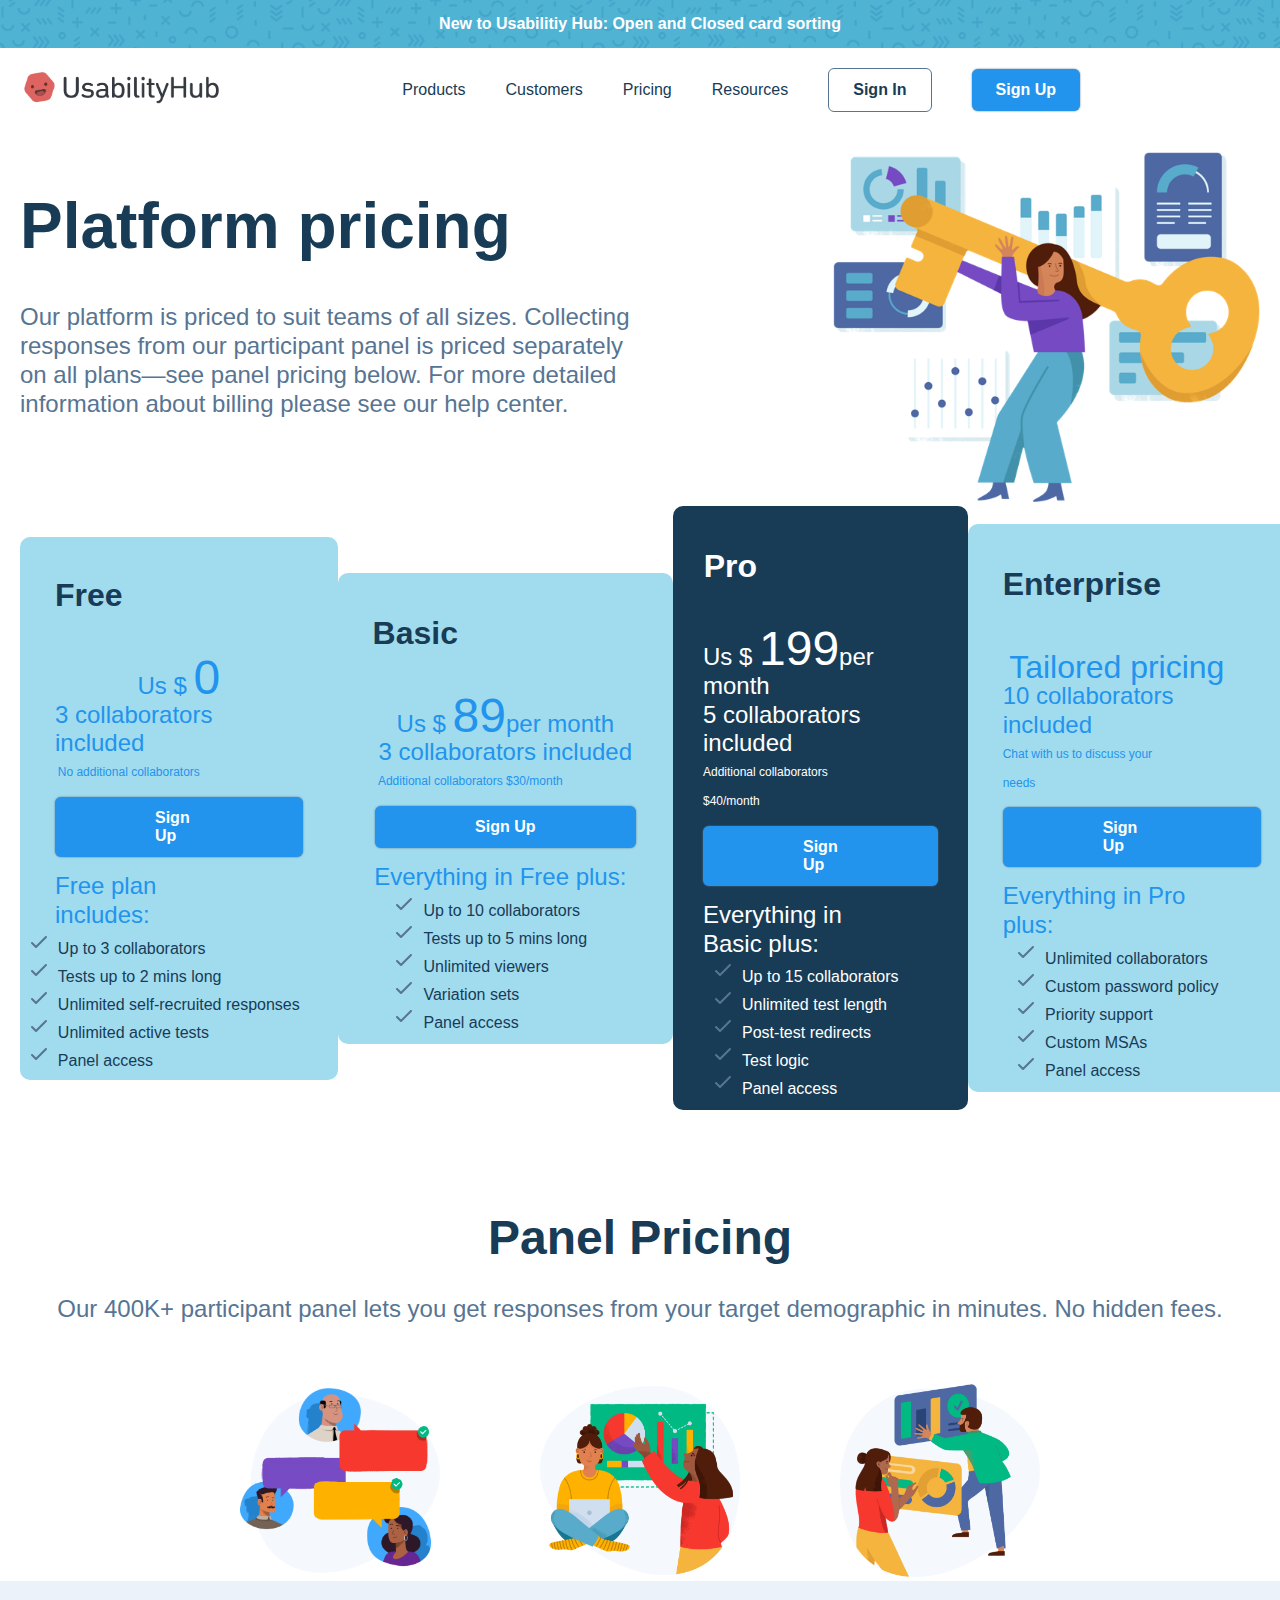
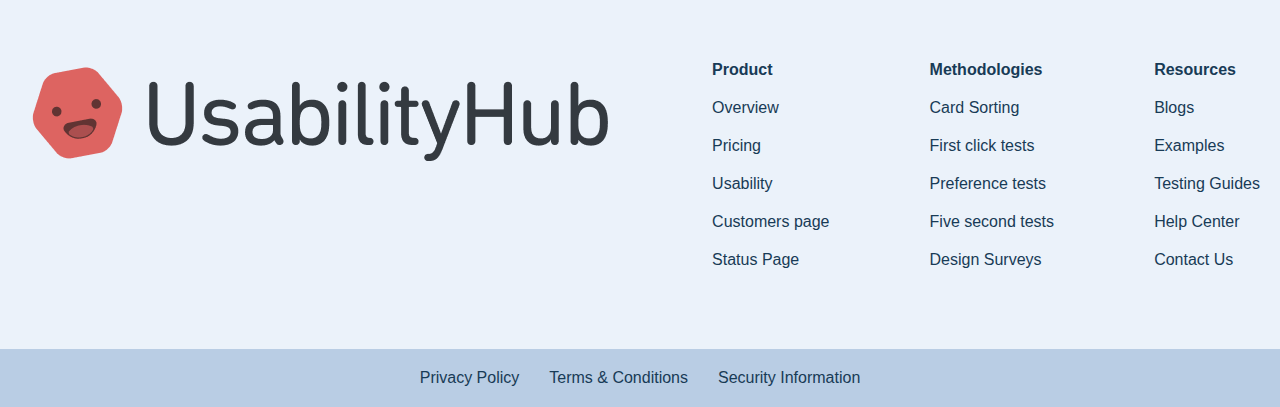
<file: hyperlinks/hyperlink3.html>
<!DOCTYPE html>
<html lang="en">
<head>
    <meta charset="UTF-8">
    <meta http-equiv="X-UA-Compatible" content="IE=edge">
    <meta name="viewport" content="width=device-width, initial-scale=1.0">
    <title>Pricing Plan</title>
    <link rel="stylesheet" href="hyperlink3.css">
</head>
<body>
    <div class="top-banner">
        <div class="container">
            <div class="small-bold-text banner-text">New to Usabilitiy Hub: Open and Closed card sorting
            </div> </div> </div>
            <nav>
                <div class="container main-nav flex" style="padding-right: 200px;">
                    <a href="#" class="company-logo">
                        <img src="asset1\asset 0.png" alt="company-logo">
                    </a>
                    <div class="nav-links">
                        <ul class="flex">
                            <li><a href="hyperlink1.html" class="hover-links">Products</a></li>
                            <li><a href="hyperlink2.html" class="hover-links">Customers</a></li>
                            <li><a href="hyperlink3.html" class="hover-links">Pricing</a></li>
                            <li><a href="#" class="hover-links">Resources</a></li>
                            <li><a href="hyperlink5.html" class="hover-links secondary-button">Sign In</a></li>
                            <li><a href="hyperlink4.html" class="hover-links primary-button">Sign Up</a></li>
                        </ul>
                    </div>
                </div>
            </nav>
            <header>
                <div class="container header-section flex">
                    <div class="header">
                    <h1 style="margin-bottom: 40px;">Platform pricing
                    </h1>
                    <p style="margin-bottom: 50px;">Our platform is priced to suit teams of all sizes. Collecting responses 
                        from our participant panel is priced separately on all plans—see panel pricing below.
                         For more detailed information about billing please see our help center.</p>
                    </div><div class="header-img">
                        <img src="asset3\asset 1.png" alt="">
                    </div>

                </div>
            </header>
            <section class=" container pricing-plan flex">
                <div class="free flex" style="flex-direction: column;padding: 10px 35px;">
                    <h2 style="padding-right: 180px;">Free</h2>
                    <p>Us $ <span style="font-size: 3rem;">0</span></p>
                    <p >3 collaborators included</p>
                   <p style="font-size:0.75em;padding-right: 100px;margin-bottom: 10px;"> No additional collaborators</p>
                   <a href="#" class="hover-links primary-button" style="padding-left: 100px;padding-right: 100px;margin-bottom: 15px;">Sign Up</a>
                   <p style="padding-right: 120px;">Free plan includes:</p>
                   <ul>
                       <li style="list-style: url('asset 2.svg');">Up to 3 collaborators</li>
                       <li style="list-style: url('asset 2.svg');">Tests up to 2 mins long</li>
                       <li style="list-style: url('asset 2.svg');">Unlimited self-recruited responses</li>
                       <li style="list-style: url('asset 2.svg');">Unlimited active tests</li>
                       <li style="list-style: url('asset 2.svg');">Panel access</li>
                   </ul>

                                </div>
                                
                                                <div class="free flex" style="flex-direction: column; padding: 12px 35px;">
                                                    <h2 style="padding-right: 180px;">Basic</h2>
                                                    <p>Us $ <span style="font-size: 3rem;">89</span>per month</p>
                                                    <p >3 collaborators included</p>
                                                   <p style="font-size:0.75em;padding-right: 70px;margin-bottom: 10px;">Additional collaborators $30/month</p>
                                                   <a href="#" class="hover-links primary-button" style="padding-left: 100px;padding-right: 100px;margin-bottom: 15px;">Sign Up</a>
                                                   <p style="padding-right: 10px;">Everything in Free plus:</p>
                                                   <ul>
                                                       <li style="list-style: url('asset 2.svg');">Up to 10 collaborators</li>
                                                       <li style="list-style: url('asset 2.svg');">Tests up to 5 mins long</li>
                                                       <li style="list-style: url('asset 2.svg');">Unlimited viewers</li>
                                                       <li style="list-style: url('asset 2.svg');">Variation sets</li>
                                                       <li style="list-style: url('asset 2.svg');">Panel access</li>
                                                   </ul>
                                
                                                                </div>
                                                                <div class="pro flex" style="flex-direction: column;padding: 12px 30px;">
                                                                    <h2 style="padding-right: 180px;">Pro</h2>
                                                                    <p>Us $ <span style="font-size: 3rem;">199</span>per month</p>
                                                                    <p >5 collaborators included</p>
                                                                   <p style="font-size:0.75em;padding-right: 50px;margin-bottom: 10px;"> Additional collaborators $40/month</p>
                                                                   <a href="#" class="hover-links primary-button" style="padding-left: 100px;padding-right: 100px;margin-bottom: 15px;">Sign Up</a>
                                                                   <p style="padding-right: 40px;">Everything in Basic plus:</p>
                                                                   <ul>
                                                                       <li style="list-style: url('asset 2.svg');">Up to 15 collaborators</li>
                                                                       <li style="list-style: url('asset 2.svg');">Unlimited test length</li>
                                                                       <li style="list-style: url('asset 2.svg');">Post-test redirects</li>
                                                                       <li style="list-style: url('asset 2.svg');">Test logic</li>
                                                                       <li style="list-style: url('asset 2.svg');">Panel access</li>
                                                                   </ul>
                                                
                                                                                </div>
                                                                <div class="free flex" style="flex-direction: column;padding: 12px 35px;">
                                                                    <h2 style="padding-right: 100px;">Enterprise</h2>
                                                                    <p style="font-size: 2rem;padding-right: 30px;">Tailored pricing</p>
                                                                    <p >10 collaborators included</p>
                                                                   <p style="font-size:0.75em;padding-right: 100px;margin-bottom: 10px;">Chat with us to discuss your needs </p>
                                                                   <a href="#" class="hover-links primary-button" style="padding-left: 100px;padding-right: 100px;margin-bottom: 15px;">Sign Up</a>
                                                                   <p style="padding-right: 40px;">Everything in Pro plus:</p>
                                                                   <ul>
                                                                       <li style="list-style: url('asset 2.svg');">Unlimited collaborators</li>
                                                                       <li style="list-style: url('asset 2.svg');">Custom password policy</li>                                                                      
                                                                        <li style="list-style: url('asset 2.svg');">Priority support</li>
                                                                        <li style="list-style: url('asset 2.svg');">Custom MSAs</li>
                                                                       <li style="list-style: url('asset 2.svg');">Panel access</li>
                                                                   </ul>
                                                
                                                                                </div>
            </section>
            <section class="container flex" style="flex-direction: column;">
                <h2 style="font-size: 3rem; margin-top: 100px;text-align: center;">Panel Pricing</h2>
                <p style="margin-bottom: 60px;margin-top: 30px;">Our 400K+ participant panel lets you get responses from your target demographic in minutes. No hidden fees.</p>
                <div class="image flex" >
                    <div class="img-1" style="padding-left:50px;padding-right: 50px;">
                        <img src="asset3\asset 11.png" alt="">
                        
                    </div>
                    <div style="padding-left:50px;padding-right: 50px;">
                        <img src="asset3\asset 12.png" alt="">
                    </div>
                    <div class="img-1" style="padding-left:50px;padding-right: 50px;">
                        <img src="asset3\asset 13.png" alt="">
                    </div>
                </div>
            </section>
            <footer>
                <div class="container flex footer-container">
                    <a href="#" class="company-logo">
                        <img src="asset1\asset 0.png" alt="company logo">
                    </a>
                    <div class="link-column flex">
                        <h4>Product</h4>
                        <a href="#" class="hover-links">Overview</a>
                        <a href="#" class="hover-links">Pricing</a>
                        <a href="#" class="hover-links">Usability</a>
                        <a href="#" class="hover-links">Customers page</a>
                        <a href="#" class="hover-links">Status Page</a>
                    </div>
                    <div class="link-column flex">
                        <h4>Methodologies</h4>
                        <a href="#" class="hover-links">Card Sorting</a>
                        <a href="#" class="hover-links">First click tests</a>
                        <a href="#" class="hover-links">Preference tests</a>
                        <a href="#" class="hover-links">Five second tests</a>
                        <a href="#" class="hover-links">Design Surveys</a>
                    </div>
                    <div class="link-column flex">
                        <h4>Resources</h4>
                        <a href="#" class="hover-links">Blogs</a>
                        <a href="#" class="hover-links">Examples</a>
                        <a href="#" class="hover-links">Testing Guides</a>
                        <a href="#" class="hover-links">Help Center</a>
                        <a href="#" class="hover-links">Contact Us</a>
                    </div>
                </div>
            </footer>
            <div class="subfooter">
                <div class="container flex subfooter-container">
                    <a href="#" class="hover-links">Privacy Policy</a>
                    <a href="#" class="hover-links">Terms & Conditions</a>
                    <a href="#" class="hover-links">Security Information</a>
                </div>
            </div>
</body>
</html>
</file>
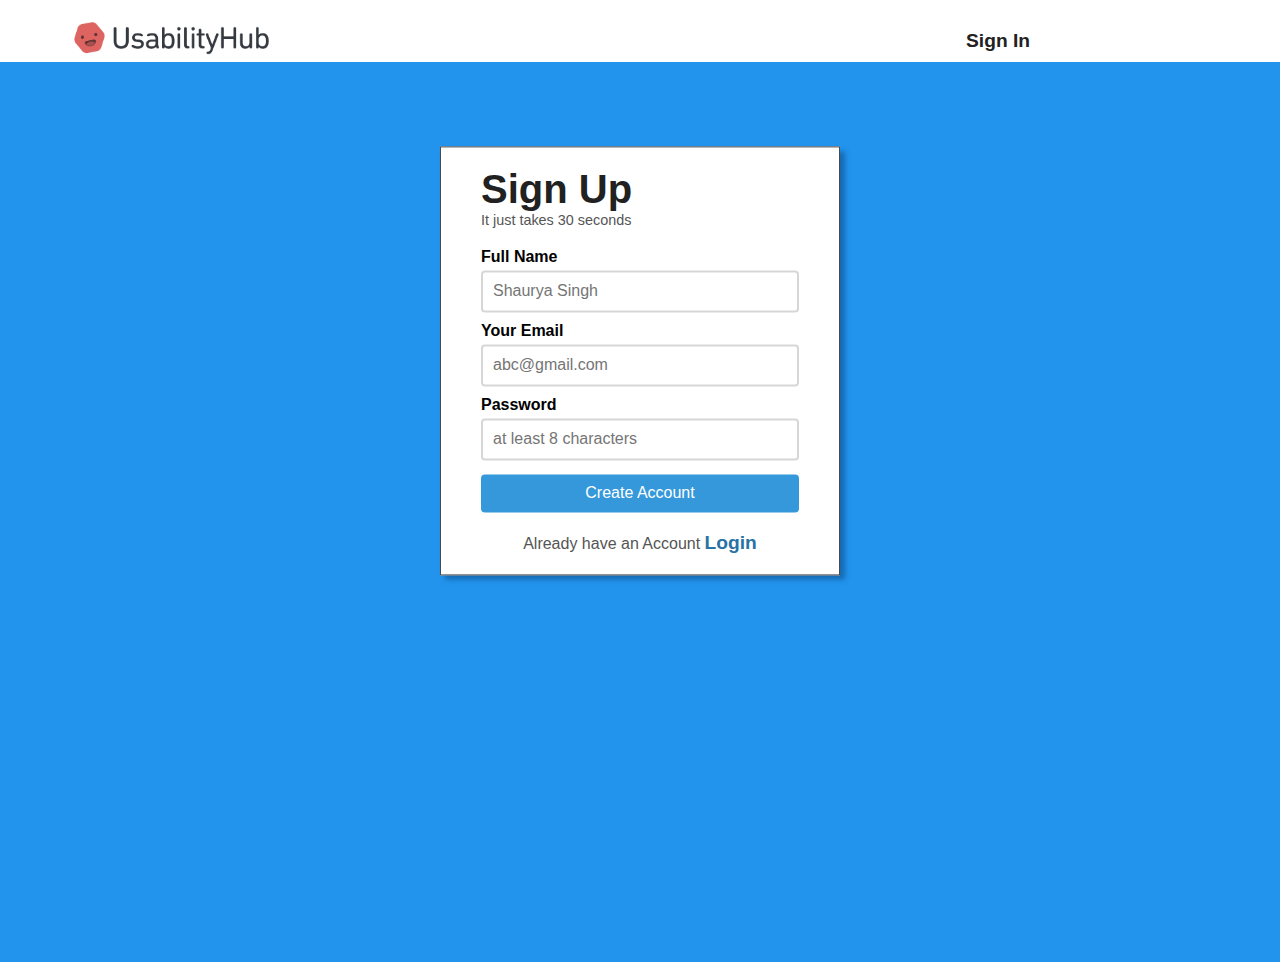
<file: hyperlinks/hyperlink4.html>
<!DOCTYPE html>
<html lang="en">
<head>
    <meta charset="UTF-8">
    <meta http-equiv="X-UA-Compatible" content="IE=edge">
    <meta name="viewport" content="width=device-width, initial-scale=1.0">
    <title>Sign Up</title>
    <link rel="stylesheet" href="hyperlink4.css">
</head>
<body>
    <nav>
        <div class="container main-nav flex" style="padding-right: 200px;">
            <a href="#" class="company-logo">
                <img src="asset1\asset 0.png" alt="company-logo">
            </a>
            <div class="nav-links">
                <ul class="flex">
                    
                    <li><a href="hyperlink5.html" class="hover-links secondary-button">Sign In</a></li>
                    
                </ul>
            </div>
        </div>
    </nav>
            
    <div class="outer-box flex">
        <div class="inner-box">
            <header class="signup-header">
                <h1>Sign Up</h1>
                <p>It just takes 30 seconds</p>
            </header>
            <main class="signup-body">
                <form action="#">
                    <p>
                        <label for="fullname">Full Name</label>
                        <input type="text" id="fullname" placeholder="Shaurya Singh" required>
                    </p>
                    <p>
                        <label for="email">Your Email</label>
                        <input type="email" id="email" placeholder="abc@gmail.com" required>
                    </p>
                    <p>
                        <label for="password">Password</label>
                        <input type="password" id="password" placeholder="at least 8 characters" required>
                    </p>
                    <p>
                        
                        <input type="submit" id="fullname" value="Create Account">
                    </p>
                </form>
            </main>
            <footer class="signup-footer">
                <p>Already have an Account <a href="hyperlink5.html">Login</a></p>
            </footer></div></div>
            
       
    
</body>
</html>
</file>
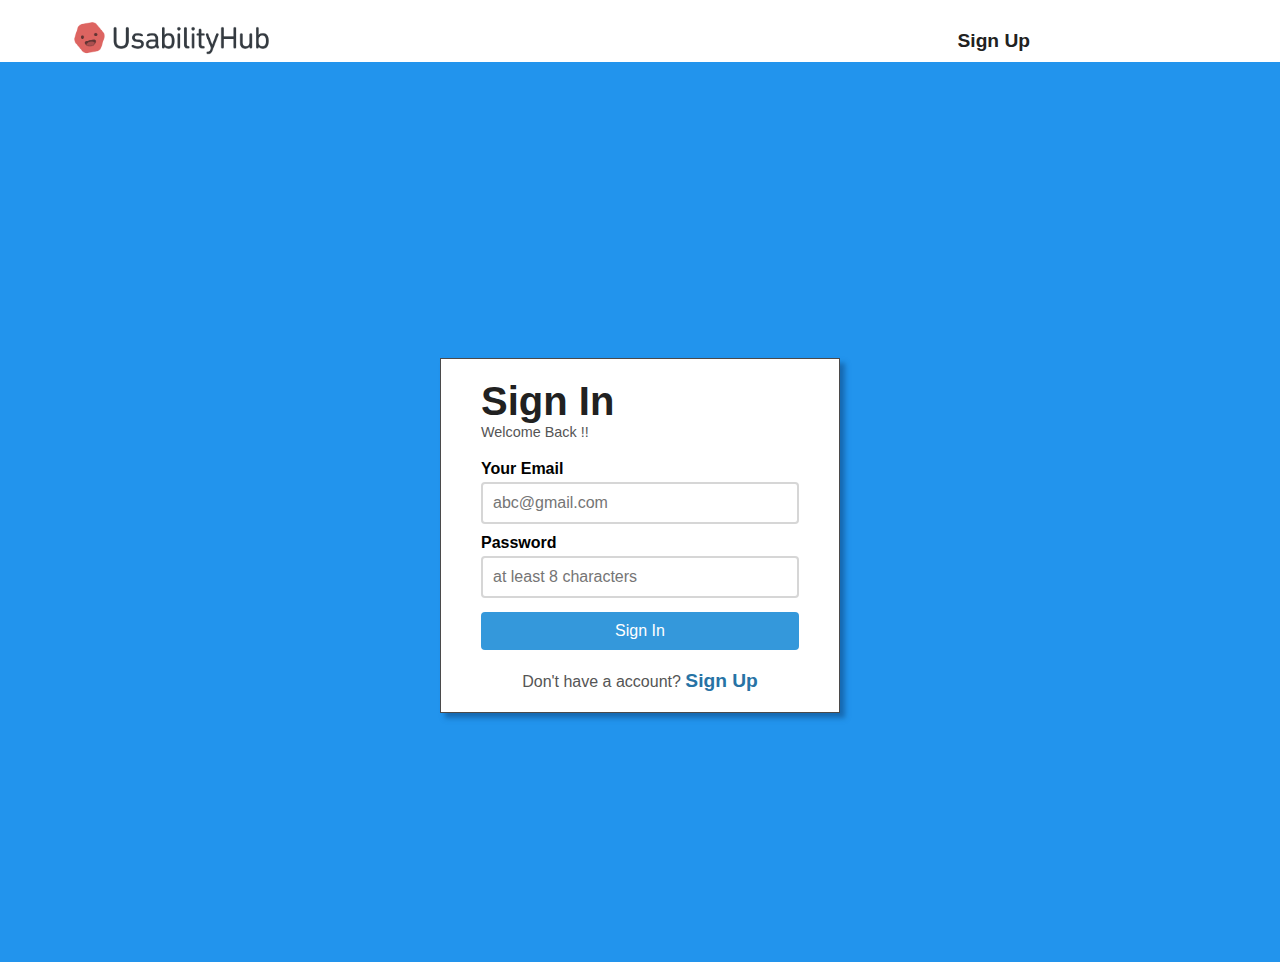
<file: hyperlinks/hyperlink5.html>
<!DOCTYPE html>
<html lang="en">
<head>
    <meta charset="UTF-8">
    <meta http-equiv="X-UA-Compatible" content="IE=edge">
    <meta name="viewport" content="width=device-width, initial-scale=1.0">
    <title>Sign In</title>
    <link rel="stylesheet" href="hyperlink5.css">
</head>
<body>
    <nav>
        <div class="container main-nav flex" style="padding-right: 200px;">
            <a href="#" class="company-logo">
                <img src="asset1\asset 0.png" alt="company-logo">
            </a>
            <div class="nav-links">
                <ul class="flex">
                    
                    <li><a href="hyperlink4.html" class="hover-links secondary-button">Sign Up</a></li>
                    
                </ul>
            </div>
        </div>
    </nav>
    <div class="outer-box flex">
        <div class="inner-box">
            <header class="signup-header">
                <h1>Sign In</h1>
                <p>Welcome Back !!</p>
            </header>
            <main class="signup-body">
                <form action="#">
                   
                    <p>
                        <label for="email">Your Email</label>
                        <input type="email" id="email" placeholder="abc@gmail.com" required>
                    </p>
                    <p>
                        <label for="password">Password</label>
                        <input type="password" id="password" placeholder="at least 8 characters" required>
                    </p>
                    <p>
                        
                        <input type="submit" id="sign-in" value="Sign In">
                    </p>
                </form>
            </main>
            <footer class="signup-footer">
                <p>Don't have a account? <a href="hyperlink4.html">Sign Up</a></p>
            </footer></div></div>
            
       
    
</body>
</html>
</file>
<file: hyperlinks/hyperlink3.css>
*{
    margin: 0;
    padding: 0;
    box-sizing: border-box;
}

:root{
    --primary-text-color:#183b56;
    --secondary-text-color:#577592;
    --accent-color-dark:#1d69a3;
    --padding-inline-section: 20px;
    --accent-color:#2294ed;
}
body{
    font-family: sans-serif;
    color:var(--primary-text-color);

}

a{
    text-decoration: none;
    display: inline-block;
}
.container{
    max-width: 1500px;
margin-inline: auto;
padding-inline: var(--padding-inline-section);
}h1{
    font-size: 4rem;;

}
h2{
    font-size: 2rem;
}
h3{
    font-size: 1.5rem;
}

p{
    font-family: -apple-system, BlinkMacSystemFont, 'Segoe UI', Roboto, Oxygen, Ubuntu, Cantarell, 'Open Sans', 'Helvetica Neue', sans-serif;
    font-size: 1.5rem;
    color:var(--secondary-text-color);
    line-height: 1.8rem;
}
.flex{
    display: flex;
    align-items: center;
}
ul{
    list-style-type:none;
}
.small-bold-text{
    font-size: 1rem;
    font-weight: 700;
}
.hover-links{
    color: var(--primary-text-color);

}
.hover-links:hover{
    color: var(--accent-color-dark);
    transition: 0.2s ease-out;}
.primary-button{
    background-color:var(--accent-color);
    border-radius: 6px;
    font-weight:700;
    color:white !important;
    padding:12px 24px;
    box-shadow: 0 0 2px var(--secondary-text-color);
    transition: 00.2s ease-out;
}
.primary-button:hover{
    background-color: var(--accent-color-dark);
}
.secondary-button{
    border-radius: 6px;
    padding: 12px 24px;
    border:0.5px solid var(--secondary-text-color);
    color:var(--primary-text-color);
    font-weight: 700;
    transition: 0.2s ease-out;
}
.secondary-button:hover{
    border: 00.5px solid var(--accent-color-dark);
    color: var(--accent-color-dark) !important;
}
.top-banner{
    background-color: #4fb3d4;
    background-image: url('asset 39.png');
    background-size: 300px;
}
.banner-text{
color:white;
padding: 15px 30px;
text-align: center;
}
.main-nav{
    margin-top: 20px;
    justify-content: space-between;
}
.main-nav img{
    width:200px;
}
.nav-links{
    flex-basis: 730px;
}
.nav-links ul{
    justify-content: end;
    gap: 40px;
}
.header-section{
    margin-top: 40px;
    justify-content: space-between;
}
.header{
    max-width:50%;
}
.header-img img{
    max-height: 350px;
}
.pricing-plan{
    justify-content: space-between;
}
.pricing-plan h2{
    margin-top: 30px;
    margin-bottom: 50px;
}
.free {
    background-color: #a1dbee;
    size:25%;
    border: none;
    border-radius: 10px;

}
.free p{
    color: #2294ed;
}
.pro{
    background-color: #183b56;
    border: none;
    border-radius: 10px;
    color:white;

}
.pro h2{
      color:white;
 }

.pro p{
    color: white;
}
.image img{
    max-width: 200px;
}
footer{
    padding-block: 80px;
    background-color: #ebf2fa;
}
.link-column{
    flex-direction: column;
    align-items: flex-start;
    gap:20px;
}
.footer-container{
    align-items: flex-start;
    justify-content: space-between;
}
.subfooter{
    background-color: #b9cde4;
    padding:var(--padding-inline-section);
}

.subfooter-container{
    justify-content: center;
    gap:30px;
}
</file>
<file: hyperlinks/hyperlink4.css>
*{
    margin:0;
    padding: 0;
    box-sizing: border-box;
}
:root{
    --primary-text-color:#183b56;
    --secondary-text-color:#577592;
    --accent-color-dark:#1d69a3;
    --padding-inline-section: 20px;
    --accent-color:#2294ed;
}

body{
    font-family: sans-serif;
}
.container{
    max-width: 1180px;
margin-inline: auto;
padding-inline: var(--padding-inline-section);

}
.small-bold-text{
    font-size: 1rem;
    font-weight: 700;
}
.flex{
    display: flex;
    align-items: center;
}
ul{
    list-style-type:none;
}
a{
    text-decoration: none;
    color:#212121;
    font-size: 1.2rem;
    font-weight: 600;
}
.main-nav{
    margin-top: 20px;
    justify-content: space-between;
}
.main-nav img{
    width:200px;
}
.nav-links{
    flex-basis: 730px;
}
.nav-links ul{
    justify-content: end;
    gap: 40px;
}


.outer-box{
    width:100vw;
    height:100vh;
    background-color:#2294ed;
}
.inner-box{
    width:400px;
    margin:0 auto;
    position:relative;
    top: 50%;
    transform: translateY(-140%);
    padding: 20px 40px;
   background-color:white;
   border: 1px solid rgb(75, 74, 74);
   
    box-shadow: 5px 5px 5px rgba(14, 80, 141, 0.616);
}
.signup-header h1{
    font-size: 2.5rem;
    color:#212121;

}
.signup-header p{
    font-size: 0.9rem;
    color:#555;
}
.signup-body{
    margin:20px 0;
}
.signup-body p{
    margin:10px 0;

}
.signup-body p label{
    display:block;
    font-weight: bold;
}
.signup-body p input{
    width: 100%;
    padding: 10px;
    border: 2px solid #cccc;
    border-radius: 4px;
    font-size: 1rem;
    margin-top: 4px;
}
.signup-body p input[type="submit"]{
    background-color: #3498db;
    border:none;
    color:white;
    cursor: pointer;
}
.signup-body p input[type="submit"]:hover{
    background-color: #2773a5;

}
.signup-footer p{
    color: #555;
    text-align: center;
}
.signup-footer p a{
    color:#2773a5;
}
</file>
<file: hyperlinks/hyperlink5.css>
*{
    margin:0;
    padding: 0;
    box-sizing: border-box;
}
:root{
    --primary-text-color:#183b56;
    --secondary-text-color:#577592;
    --accent-color-dark:#1d69a3;
    --padding-inline-section: 20px;
    --accent-color:#2294ed;
}

body{
    font-family: sans-serif;
}
.container{
    max-width: 1180px;
margin-inline: auto;
padding-inline: var(--padding-inline-section);

}
.small-bold-text{
    font-size: 1rem;
    font-weight: 700;
}
.flex{
    display: flex;
    align-items: center;
}
ul{
    list-style-type:none;
}
a{
    text-decoration: none;
    color:#212121;
    font-size: 1.2rem;
    font-weight: 600;
}
.main-nav{
    margin-top: 20px;
    justify-content: space-between;
}
.main-nav img{
    width:200px;
}
.nav-links{
    flex-basis: 730px;
}
.nav-links ul{
    justify-content: end;
    gap: 40px;
}




.outer-box{
    width:100vw;
    height:100vh;
    background-color:#2294ed;
}
.inner-box{
    width:400px;
    margin:0 auto;
    position:relative;
    top: 50%;
    transform: translateY(-120%);
    padding: 20px 40px;
   background-color:white;
   border: 1px solid rgb(75, 74, 74);
   
    box-shadow: 5px 5px 5px rgba(14, 80, 141, 0.616);
}
.signup-header h1{
    font-size: 2.5rem;
    color:#212121;

}
.signup-header p{
    font-size: 0.9rem;
    color:#555;
}
.signup-body{
    margin:20px 0;
}
.signup-body p{
    margin:10px 0;

}
.signup-body p label{
    display:block;
    font-weight: bold;
}
.signup-body p input{
    width: 100%;
    padding: 10px;
    border: 2px solid #cccc;
    border-radius: 4px;
    font-size: 1rem;
    margin-top: 4px;
}
.signup-body p input[type="submit"]{
    background-color: #3498db;
    border:none;
    color:white;
    cursor: pointer;
}
.signup-body p input[type="submit"]:hover{
    background-color: #2773a5;

}
.signup-footer p{
    color: #555;
    text-align: center;
}
.signup-footer p a{
    color:#2773a5;
}
</file>
